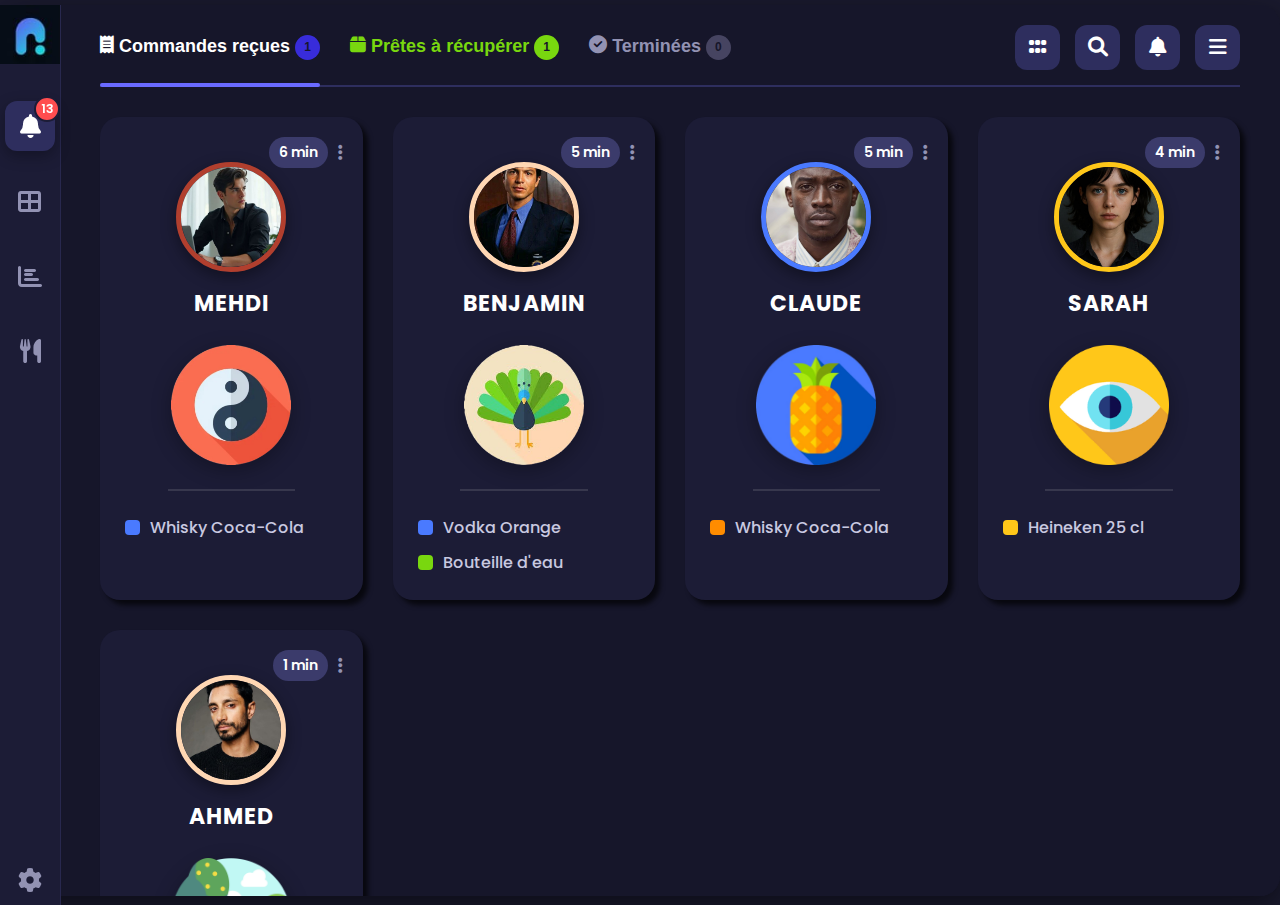
<file: 1er design/index.html>
<!DOCTYPE html>
<html lang="en">
<head>
    <meta charset="UTF-8">
    <meta name="viewport" content="width=device-width, initial-scale=1.0">
    <title>Dashboard</title>
    <link rel="stylesheet" href="styles.css">
    <link rel="stylesheet" href="https://cdnjs.cloudflare.com/ajax/libs/font-awesome/6.4.2/css/all.min.css">
    <link href="https://fonts.googleapis.com/css2?family=Poppins:wght@400;500;600;700&display=swap" rel="stylesheet">
    <link rel="stylesheet" href="https://cdnjs.cloudflare.com/ajax/libs/font-awesome/6.0.0-beta3/css/all.min.css">
</head>
<body>
    <div class="dashboard-container">
        <aside class="sidebar">
            <div class="logo">
                <img src="./img/Logoo.jpeg" alt="Logo"> </div>
            <nav class="sidebar-nav">
                <div class="nav-item active">
                    <i class="fas fa-bell"></i>
                    <span class="notification-badge">13</span>
                </div>
                <div class="nav-item"><i class="fas fa-th-large"></i></div>
                <div class="nav-item"><i class="fas fa-chart-bar"></i></div>
                <div class="nav-item"><i class="fas fa-utensils"></i></div>
            </nav>
            <div class="sidebar-footer">
                <div class="nav-item"><i class="fas fa-cog"></i></div>
            </div>
        </aside>

        <main class="main-content">
            <header class="main-header">
                <div class="tabs">
                    <button class="tab-button active"><i class="fas fa-receipt"></i> Commandes reçues <span class="badge-cmd">1</span></button>
                    <button class="tab-button ready"><i class="fas fa-box"></i> Prêtes à récupérer <span class="badge">1</span></button>
                    <button class="tab-button last"><i class="fas fa-check-circle"></i> Terminées <span class="badge-trm">0</span></button>
                </div>
                <div class="header-actions">
                    <button class="menu-button"><i class="fas fa-grip"></i></button>
                    <button class="menu-button"><i class="fas fa-search"></i></button>
                    <button class="menu-button"><i class="fas fa-bell"></i></button>
                    <button class="menu-button"><i class="fas fa-bars"></i></button>
                </div>
            </header>

            <section class="cards-container">
                <div class="card">
                    <div class="card-header">
                        <span class="time">6 min</span>
                        <div class="card-menu-icon"><i class="fas fa-ellipsis-v"></i></div>
                    </div>
                    <div class="user-info">
                        <img src="./img/mehdi.jpg" alt="mehdi" class="user-avatar-1">
                        <div class="user-name">MEHDI</div>
                    </div>
                    <div class="icon-circle yinyang-circle">
                        <img src="./img/deep-.png" alt="deep">
                    </div>
                    <hr>
                    <div class="order-details">
                        <div class="order-item">
                            <span class="color-square blue-square"></span>
                            <span>Whisky Coca-Cola</span>
                        </div>
                    </div>
                </div>


                <div class="card">
                    <div class="card-header">
                        <span class="time">5 min</span>
                        <div class="card-menu-icon"><i class="fas fa-ellipsis-v"></i></div>
                    </div>
                    <div class="user-info">
                        <img src="./img/benjamin.jpg" alt="benjamin" class="user-avatar-2">
                        <div class="user-name">BENJAMIN</div>
                    </div>
                    <div class="icon-circle peacock-circle">
                        <img src="./img/peacock-.png" alt="Peacock">
                    </div>
                    <hr>
                    <div class="order-details">
                        <div class="order-item">
                            <span class="color-square blue-square"></span>
                            <span>Vodka Orange</span>
                        </div>
                        <div class="order-item">
                            <span class="color-square green-square"></span>
                            <span>Bouteille d'eau</span>
                        </div>
                    </div>
                </div>

                <div class="card">
                    <div class="card-header">
                        <span class="time">5 min</span>
                        <div class="card-menu-icon"><i class="fas fa-ellipsis-v"></i></div>
                    </div>
                    <div class="user-info">
                        <img src="./img/claude.jpg" alt="claude" class="user-avatar-3">
                        <div class="user-name">CLAUDE</div>
                    </div>
                    <div class="icon-circle pineapple-circle">
                        <img src="./img/pineapple-.png" alt="Pineapple">
                    </div>
                    <hr>
                    <div class="order-details">
                        <div class="order-item">
                            <span class="color-square orange-square"></span>
                            <span>Whisky Coca-Cola</span>
                        </div>
                    </div>
                </div>

                

                <div class="card">
                    <div class="card-header">
                        <span class="time">4 min</span>
                        <div class="card-menu-icon"><i class="fas fa-ellipsis-v"></i></div>
                    </div>
                    <div class="user-info">
                        <img src="./img/sarah.jpg" alt="sarah" class="user-avatar-4">
                        <div class="user-name">SARAH</div>
                    </div>
                    <div class="icon-circle eye-circle">
                        <img src="./img/eye.png" alt="Eye">
                    </div>
                    <hr>
                    <div class="order-details">
                        <div class="order-item">
                            <span class="color-square yellow-square"></span>
                            <span>Heineken 25 cl</span>
                        </div>
                    </div>
                </div>

                
                <div class="card">
                    <div class="card-header">
                        <span class="time">1 min</span>
                        <div class="card-menu-icon"><i class="fas fa-ellipsis-v"></i></div>
                    </div>
                    <div class="user-info">
                        <img src="./img/ahmed.jpg" alt="ahmed" class="user-avatar-2">
                        <div class="user-name">AHMED</div>
                    </div>
                    <div class="icon-circle peacock-circle">
                        <img src="./img/nature.png" alt="Peacock">
                    </div>
                    <hr>
                    <div class="order-details">
                        <div class="order-item">
                            <span class="color-square blue-square"></span>
                            <span>Espresso</span>
                        </div>
                        <div class="order-item">
                            <span class="color-square green-square"></span>
                            <span>Bouteille d'eau</span>
                        </div>
                    </div>
                </div>

            </section>
        </main>
    </div>
</body>
</html>
</file>
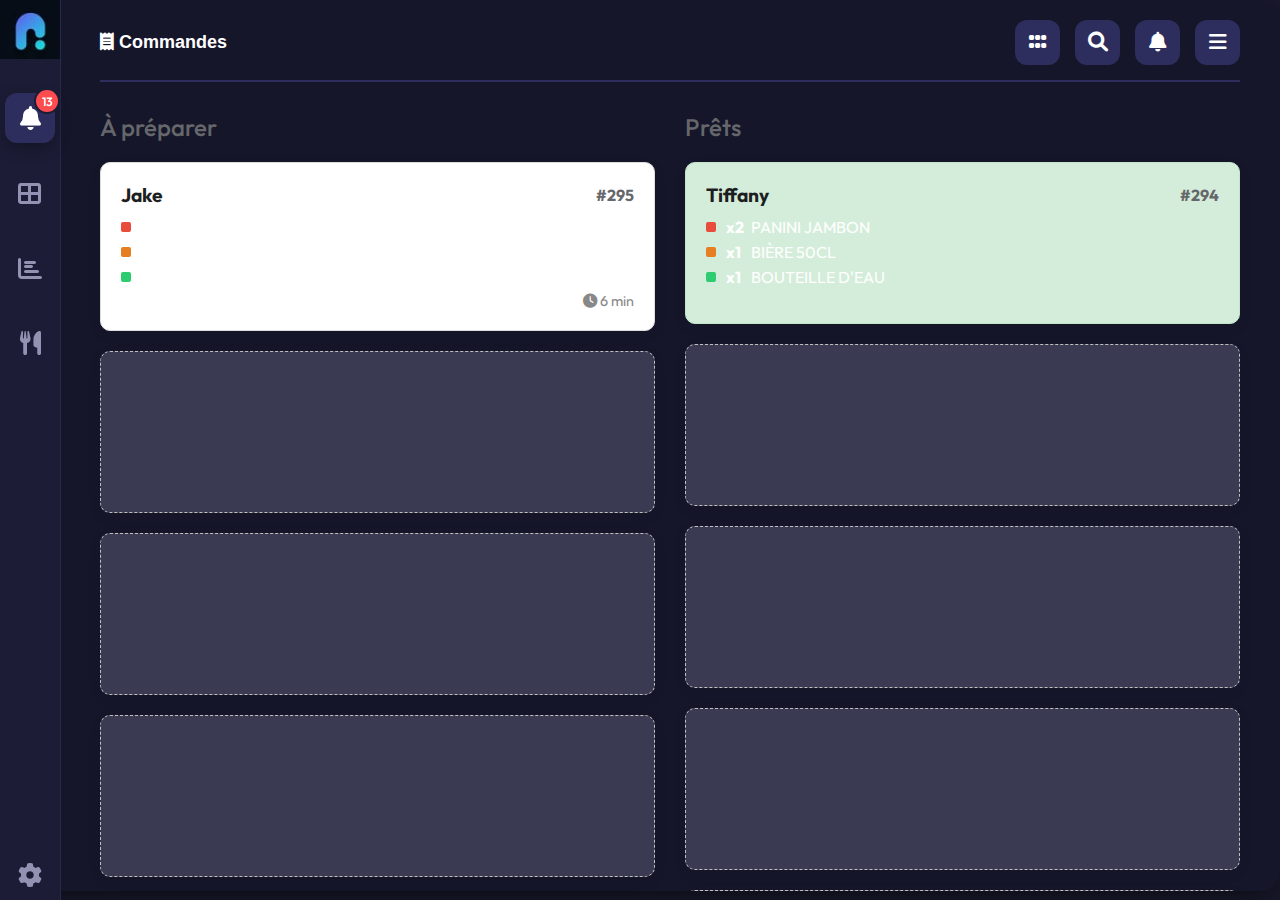
<file: 2eme design/index.html>
<!DOCTYPE html>
<html lang="en">
<head>
    <meta charset="UTF-8">
    <meta name="viewport" content="width=device-width, initial-scale=1.0">
    <title>Dashboard</title>
    <link rel="stylesheet" href="style.css">
    <link rel="preconnect" href="https://fonts.googleapis.com">
<link rel="preconnect" href="https://fonts.gstatic.com" crossorigin>
<link href="https://fonts.googleapis.com/css2?family=Bungee+Spice&family=Dancing+Script:wght@400..700&family=Freckle+Face&family=Irish+Grover&family=Mountains+of+Christmas:wght@400;700&family=Outfit:wght@100..900&family=Rubik+Iso&display=swap" rel="stylesheet">
    <link rel="stylesheet" href="https://cdnjs.cloudflare.com/ajax/libs/font-awesome/6.4.2/css/all.min.css">
    <link href="https://fonts.googleapis.com/css2?family=Poppins:wght@400;500;600;700&display=swap" rel="stylesheet">
    <link href="https://cdn.jsdelivr.net/npm/bootstrap@5.0.2/dist/css/bootstrap.min.css" rel="stylesheet"
        integrity="sha384-EVSTQN3/azprG1Anm3QDgpJLIm9Nao0Yz1ztcQTwFspd3yD65VohhpuuCOmLASjC" crossorigin="anonymous">
    <link rel="stylesheet" href="https://cdn.jsdelivr.net/npm/bootstrap-icons@1.11.3/font/bootstrap-icons.min.css">
   
    <link rel="stylesheet" href="https://cdnjs.cloudflare.com/ajax/libs/font-awesome/6.0.0-beta3/css/all.min.css">
</head>
    <div class="dashboard-container">
        <aside class="sidebar">
            <div class="logo">
                <img src="./img/Logoo.jpeg" alt="Logo"> </div>
            <nav class="sidebar-nav">
                <div class="nav-item active">
                    <i class="fas fa-bell"></i>
                    <span class="notification-badge">13</span>
                </div>
                <div class="nav-item"><i class="fas fa-th-large"></i></div>
                <div class="nav-item"><i class="fas fa-chart-bar"></i></div>
                <div class="nav-item"><i class="fas fa-utensils"></i></div>
            </nav>
            <div class="sidebar-footer">
                <div class="nav-item"><i class="fas fa-cog"></i></div>
            </div>
        </aside>

        <main class="main-content">
           <header class="main-header">
                <div class="tabs">
                    <button class="tab-button active"><i class="fas fa-receipt"></i> Commandes</button>
                </div>
                <div class="header-actions">
                    <button class="menu-button"><i class="fas fa-grip"></i></button>
                    <button class="menu-button"><i class="fas fa-search"></i></button>
                    <button class="menu-button"><i class="fas fa-bell"></i></button>
                    <button class="menu-button"><i class="fas fa-bars"></i></button>
                </div>
            </header>

            <div class="boards-container">
                <section class="board to-prepare">
                    <h2 class="text-light">À préparer</h2>
                    <div class="order-card">
                        <div class="order-header">
                            <span class="customer-name">Jake</span>
                            <span class="order-number">#295</span>
                        </div>
                        <ul class="order-items">
                            <li class="item red">
                                <span class="quantity">x1</span> PANINI DINDE
                            </li>
                            <li class="item orange">
                                <span class="quantity">x2</span> BIÈRE 50CL
                            </li>
                            <li class="item green">
                                <span class="quantity">x1</span> BOUTEILLE D'EAU
                            </li>
                        </ul>
                        <div class="order-footer">
                            <span class="time"><i class="fas fa-clock"></i> 6 min</span>
                        </div>
                    </div>
                    <div class="order-card empty-card"></div>
                    <div class="order-card empty-card"></div>
                    <div class="order-card empty-card"></div>
                    <div class="order-card empty-card"></div>
                </section>

                <section class="board ready">
                    <h2 class="text-light">Prêts</h2>
                    <div class="order-card ready-card">
                        <div class="order-header">
                            <span class="customer-name">Tiffany</span>
                            <span class="order-number">#294</span>
                        </div>
                        <ul class="order-items">
                            <li class="item red">
                                <span class="quantity">x2</span> PANINI JAMBON
                            </li>
                            <li class="item orange">
                                <span class="quantity">x1</span> BIÈRE 50CL
                            </li>
                            <li class="item green">
                                <span class="quantity">x1</span> BOUTEILLE D'EAU
                            </li>
                        </ul>
                    </div>
                    <div class="order-card empty-card"></div>
                    <div class="order-card empty-card"></div>
                    <div class="order-card empty-card"></div>
                    <div class="order-card empty-card"></div>
                </section>
            </div>
        </main>
        
        
    </div>
</body>
</html>
</file>
<file: 1er design/styles.css>
body {
    margin: 0;
    font-family: 'Poppins', sans-serif;
    background-color: #1a1a2e;
    color: #ffffff;
    display: flex;
    justify-content: center;
    align-items: center;
    height: 100vh;
    overflow: hidden;
}

.dashboard-container {
    display: flex;
    width: 100%;
    max-width: 1400px;
    height: 99%;
    background-color: #16162a; 
    border-radius: 20px;
    box-shadow: 0 10px 30px rgba(0, 0, 0, 0.5);
    overflow-y: auto;

}

.sidebar {
    width: 60px;
    background-color: #1c1c36; 
    
    display: flex;
    flex-direction: column;
    align-items: center;
    border-right: 1px solid #28284e;
    position: absolute;
    height: 100%;
}

.logo img {
    width: 60px;
    margin-bottom: 30px;
    
} 

.sidebar-nav {
    display: flex;
    flex-direction: column;
    gap: 25px;
    flex-grow: 1;
}

.nav-item {
    position: relative;
    width: 50px;
    height: 50px;
    display: flex;
    justify-content: center;
    align-items: center;
    color: #9292b3;
    font-size: 24px;
    cursor: pointer;
    transition: color 0.3s, background-color 0.3s;
    border-radius: 12px;
}

.nav-item:hover {
    color: #ffffff;
    background-color: #2e2e5e;
}

.nav-item.active {
    color: #ffffff;
    background-color: #2e2e5e;
    box-shadow: 0 5px 15px rgba(0, 0, 0, 0.3);
}

.notification-badge {
    position: absolute;
    top: -5px;
    right: -5px;
    background-color: #ff4d4f;
    color: white;
    font-size: 12px;
    font-weight: 600;
    width: 22px;
    height: 22px;
    border-radius: 50%;
    display: flex;
    justify-content: center;
    align-items: center;
    border: 2px solid #1c1c36;
}

.sidebar-footer .nav-item {
    margin-top: auto;
}

.main-content {
    flex-grow: 1;
    padding: 20px 40px;
    display: flex;
    flex-direction: column;
    gap: 30px;
    margin-left: 60px;
}

.main-header {
    display: flex;
    justify-content: space-between;
    align-items: center;
    border-bottom: 2px solid #2e2e5e;
    padding-bottom: 15px;
}

.tabs {
    display: flex;
    gap: 30px;
}

.tab-button {
    background: none;
    border: none;
    color: #9292b3;
    font-size: 18px;
    font-weight: 600;
    cursor: pointer;
    padding: 10px 0;
    position: relative;
    transition: color 0.3s;
}

.tab-button:hover {
    color: #ffffff;
}

.tab-button.active {
    color: #ffffff;
}

.tab-button.active::after {
    content: '';
    position: absolute;
    bottom: -17px;
    left: 0;
    width: 100%;
    height: 4px;
    background-color: #6a6aff;
    border-radius: 2px;
}

.tab-button.ready {
    color: #79d70f;
    align-items: center;
}

.tab-button.last {
    align-items: center;
}

.tab-button .badge {
    background-color: #79d70f;
    color: #16162a;
    font-size: 12px;
    font-weight: 700;
    width: 25px;
    height: 25px;
    border-radius: 50%;
    display: inline-flex;
    justify-content: center;
    align-items: center;
}

.tab-button .badge-cmd {
    background-color: #382cda;
    color: #16162a;
    font-size: 12px;
    font-weight: 700;
    width: 25px;
    height: 25px;
    border-radius: 50%;
    display: inline-flex;
    justify-content: center;
    align-items: center;
}

.tab-button .badge-trm {
    background-color: #464461;
    color: #16162a;
    font-size: 12px;
    font-weight: 700;
    width: 25px;
    height: 25px;
    border-radius: 50%;
    display: inline-flex;
    justify-content: center;
    align-items: center;
}



.header-actions {
    display: flex;
    gap: 15px;
}

.add-button, .menu-button {
    background-color: #2e2e5e;
    border: none;
    color: white;
    width: 45px;
    height: 45px;
    border-radius: 12px;
    font-size: 20px;
    cursor: pointer;
    transition: background-color 0.3s;
}

.add-button:hover, .menu-button:hover {
    background-color: #43438a;
}

.cards-container {
    display: grid;
    grid-template-columns: repeat(4, 1fr);
    gap: 30px;
}

.card {
    background-color: #1c1c36;
    border-radius: 20px;
    padding: 25px;
    display: flex;
    flex-direction: column;
    align-items: center;
    text-align: center;
    position: relative;
    box-shadow: 5px 5px 5px #000000a8;
}


hr {
  border: none;
  border-top: 2px solid #cccccc28;
  margin: 24px 0;
  width: 60%;
}

.card-header {
    width: 100%;
    display: flex;
    justify-content: flex-end;
    align-items: center;
    gap: 10px;
    position: absolute;
    top: 20px;
    right: 20px;
}

.time {
    background-color: #3b3b6b;
    color: #ffffff;
    font-size: 14px;
    font-weight: 600;
    padding: 5px 10px;
    border-radius: 20px;
}

.card-menu-icon {
    color: #9292b3;
    font-size: 18px;
    cursor: pointer;
}

.user-info {
    margin-top: 20px;
    margin-bottom: 25px;
    display: flex;
    flex-direction: column;
    align-items: center;
}

.user-avatar-1 {
    width: 100px;
    height: 100px;
    border-radius: 50%;
    object-fit: cover;
    border: 5px solid #b13f2e;
    margin-bottom: 15px;
    box-shadow: 0 5px 15px rgba(0, 0, 0, 0.4);
}

.user-avatar-2 {
    width: 100px;
    height: 100px;
    border-radius: 50%;
    object-fit: cover;
    border: 5px solid #ffd7b3;
    margin-bottom: 15px;
    box-shadow: 0 5px 15px rgba(0, 0, 0, 0.4);
}

.user-avatar-3{
    width: 100px;
    height: 100px;
    border-radius: 50%;
    object-fit: cover;
    border: 5px solid #4a7aff;
    margin-bottom: 15px;
    box-shadow: 0 5px 15px rgba(0, 0, 0, 0.4);
}

.user-avatar-4 {
    width: 100px;
    height: 100px;
    border-radius: 50%;
    object-fit: cover;
    border: 5px solid #ffc719;
    margin-bottom: 15px;
    box-shadow: 0 5px 15px rgba(0, 0, 0, 0.4);
}

.user-name {
    font-size: 22px;
    font-weight: 700;
    color: #ffffff;
    letter-spacing: 1px;
}

.icon-circle {
    width: 120px;
    height: 120px;
    border-radius: 50%;
    display: flex;
    justify-content: center;
    align-items: center;
    box-shadow: 0 5px 20px rgba(0, 0, 0, 0.3);
}

.icon-circle img {
    width: 100%;
    height: 100%;
    object-fit: contain;
}




.order-details {
    width: 100%;
    text-align: left;
    display: flex;
    flex-direction: column;
    gap: 10px;
}

.order-item {
    display: flex;
    align-items: center;
    gap: 10px;
    font-size: 16px;
    font-weight: 500;
    color: #c9c9e0;
}

.color-square green-square {
    background-color: #79d70f;
}
.color-square.red-square {
    background-color: #b13f2e;
}
.color-square.yellow-square {
    background-color: #ffc719;
}
.color-square.blue-square {
    background-color: #4a7aff;
}

.color-square.green-square {
    background-color: #79d70f;
}

.color-square.orange-square {
    background-color: #ff8c00;
}


.color-square {
    width: 15px;
    height: 15px;
    border-radius: 4px;
    flex-shrink: 0;
}

@media (max-width: 1200px) {
    .cards-container {
        grid-template-columns: repeat(auto-fit, minmax(250px, 1fr));
    }
    .menu-button {
        width: 30px;
        height: 30px;
        font-size: 14px;
    }
    .tab-button {
        background: none;
    border: none;
    color: #9292b3;
    font-size: 14px;
    font-weight: 600;
    cursor: pointer;
    padding: 10px 0;
    position: relative;
    transition: color 0.3s;
    }
    .tabs {
    display: flex;
    gap: 25px;
    }

}
@media (max-width: 768px) {
    .cards-container {
        grid-template-columns: repeat(2, minmax(200px, 1fr));
    }

    .sidebar {
        width: 50px;
    }

    .sidebar-nav {
        gap: 15px;
    }

    .nav-item {
        width: 40px;
        height: 40px;
        font-size: 20px;
    }

    .main-content {
        padding: 20px;
        margin-left: 50px;
    }

    
    .tabs {
        gap: 15px;
    }
    
    .header-actions {
        gap: 10px;
    }
    
    .card {
        padding: 20px;
    }
    .card-header {
        top: 15px;
        right: 15px;
    }
    .user-avatar-1, .user-avatar-2, .user-avatar-3, .user-avatar-4 {
        width: 80px;
        height: 80px;
    }
    .user-name {
        font-size: 18px;
    }
    .icon-circle {
        width: 100px;
        height: 100px;
    }
    .icon-circle img {
        width: 100%;
        height: 100%;
    }

    
    .order-item {
        font-size: 14px;
    }
    .order-details {
        gap: 5px;
    }
    .color-square {
        width: 12px;
        height: 12px;
    }
    .time {
        font-size: 12px;
        padding: 3px 6px;
    }
    .notification-badge {
        width: 20px;
        height: 20px;
        font-size: 10px;
    }

    .card-menu-icon {
        font-size: 16px;
    }

   .tab-button {
        background: none;
    border: none;
    color: #9292b3;
    font-size: 12px;
    font-weight: 600;
    cursor: pointer;
    padding: 10px 0;
    position: relative;
    transition: color 0.3s;
    }
    .dashboard-container{
        overflow-x: hidden;
        overflow-y: auto;
    }


    .logo img {
        width: 50px;
        margin-bottom: 20px;
    }

    .menu-button {
        width: 30px;
        height: 30px;
        font-size: 15px;
    }

}

@media (max-width: 480px) {
    .cards-container {
        grid-template-columns: repeat(1, minmax(100px, 1fr));
    }

    .tabs {
    display: flex;
    gap: 10px;
    }

    .sidebar {
        width: 40px;
    }

    .sidebar-nav {
        gap: 20px;
    }


    .nav-item {
        width: 30px;
        height: 30px;
        font-size: 18px;
    }

    .dashboard-container{
        overflow-x: hidden;
        overflow-y: auto;
    }

    .main-content {
        padding: 15px;
        margin-left: 40px;
    }


    .card {
        padding: 15px; 
    }



    .user-avatar-1, .user-avatar-2, .user-avatar-3, .user-avatar-4 {
        width: 70px;
        height: 70px;
    }

    .user-name {
        font-size: 16px;
    }

    .icon-circle {
        width: 80px;
        height: 80px;
    }

    .icon-circle img {
        width: 100%;
        height: 100%;
    }

    .order-item {
        font-size: 12px;
    }

    .order-details {
        gap: 3px;
    }

    .color-square {
        width: 10px;
        height: 10px;
    }

    .time {
        font-size: 10px;
        padding: 2px 4px;
    }

    .notification-badge {
        width: 18px;
        height: 18px;
        font-size: 8px;
    }

    .card-menu-icon {
        font-size: 14px;
    }

    .tab-button.ready {
        font-size: 9px;
    }

    .tab-button {
        background: none;
    border: none;
    color: #9292b3;
    font-size: 9px;
    font-weight: 600;
    cursor: pointer;
    padding: 10px 0;
    position: relative;
    transition: color 0.3s;
    }

    

    .tab-button .badge, .tab-button .badge-cmd, .tab-button .badge-trm {
        width: 8px;
        height: 8px;
        font-size: 8px;
    }

    .logo img {
        width: 40px;
        margin-bottom: 20px;
    }

     .menu-button {
        width: 18px;
        height: 18px;
        font-size: 10px;
        margin-left: auto;
    }

}

@media (max-width: 360px) {
    .cards-container {
        grid-template-columns: repeat(1, minmax(20px, 1fr));
        width: 90%;
    }
    .tab-button .badge, .tab-button .badge-cmd, .tab-button .badge-trm {
        width: 6px;
        height: 6px;
        font-size: 6px;
    }

}
</file>
<file: 2eme design/style.css>
body {
    margin: 0;
    font-family: 'Poppins', sans-serif;
    background-color:  #1a1a2e !important;
    color: #ffffff;
    /* display: flex; */
    justify-content: center;
    align-items: center;
    height: 100vh;
    overflow: hidden;
    /* overflow-y: auto; */
}
/* .empty-card */

.dashboard-container {
    display: flex;
    width: 100%;
    
  font-family: "Outfit", sans-serif;
    max-width: 1400px;
    height: 99%;
    background-color: #16162a; 
    border-radius: 20px;
    box-shadow: 0 10px 30px rgba(0, 0, 0, 0.5);
    /* overflow: hidden; */
    overflow-y: auto;

}

.sidebar {
    width: 60px;
    background-color: #1c1c36; 
    /* padding: 20px 0; */
    display: flex;
    flex-direction: column;
    align-items: center;
    border-right: 1px solid #28284e;
    position: absolute;
    height: 100%;
}

.logo img {
    width: 60px;
    margin-bottom: 30px;
    
} 


.sidebar-nav {
    display: flex;
    flex-direction: column;
    gap: 25px;
    flex-grow: 1;
}

.nav-item {
    position: relative;
    width: 50px;
    height: 50px;
    display: flex;
    justify-content: center;
    align-items: center;
    color: #9292b3;
    font-size: 24px;
    cursor: pointer;
    transition: color 0.3s, background-color 0.3s;
    border-radius: 12px;
}

.nav-item:hover {
    color: #ffffff;
    background-color: #2e2e5e;
}

.nav-item.active {
    color: #ffffff;
    background-color: #2e2e5e;
    box-shadow: 0 5px 15px rgba(0, 0, 0, 0.3);
}


.notification-badge {
    position: absolute;
    top: -5px;
    right: -5px;
    background-color: #ff4d4f;
    color: white;
    font-size: 12px;
    font-weight: 600;
    width: 22px;
    height: 22px;
    border-radius: 50%;
    display: flex;
    justify-content: center;
    align-items: center;
    border: 2px solid #1c1c36;
}

.sidebar-footer .nav-item {
    margin-top: auto;
}

.main-content {
    flex-grow: 1;
    padding: 20px 40px;
    display: flex;
    flex-direction: column;
    gap: 30px;
    margin-left: 60px;
}

.main-header {
    display: flex;
    justify-content: space-between;
    align-items: center;
    border-bottom: 2px solid #2e2e5e;
    padding-bottom: 15px;
}


.header-actions {
    display: flex;
    gap: 15px;
}

.add-button, .menu-button {
    background-color: #2e2e5e;
    border: none;
    color: white;
    width: 45px;
    height: 45px;
    border-radius: 12px;
    font-size: 20px;
    cursor: pointer;
    transition: background-color 0.3s;
}

.add-button:hover, .menu-button:hover {
    background-color: #43438a;
}



.tabs {
    display: flex;
    gap: 30px;
}

.tab-button {
    background: none;
    border: none;
    color: #9292b3;
    font-size: 18px;
    font-weight: 600;
    cursor: pointer;
    padding: 10px 0;
    position: relative;
    transition: color 0.3s;
}

.tab-button:hover {
    color: #ffffff;
}

.tab-button.active {
    color: #ffffff;
}

.main-header h1 {
    font-size: 3em;
    font-weight: 600;
    margin: 0;
    color: #1c1e21;
}

/* Boards Container */
.boards-container {
    display: flex;
    gap: 30px;
    flex-grow: 1;
}

.board {
    flex: 1; /* Each board takes equal space */
    display: flex;
    flex-direction: column;
    gap: 20px;
}

.title {
    font-size: 2em;
    font-weight: 600;
    color: #ffffff;
    margin-bottom: 20px;
}

.board h2 {
    font-size: 1.5em;
    font-weight: 500;
    color: #65676b;
    margin: 0;
}

/* Order Card */
.order-card {
    background-color: #fff;
    border-radius: 10px;
    padding: 20px;
    box-shadow: 0 4px 15px rgba(0, 0, 0, 0.05);
    border: 1px solid #ddd;
    min-height: 120px; /* Minimum height for cards */
    display: flex;
    flex-direction: column;
}

.empty-card {
    background-color: #4a4a65b3; /* Lighter background for empty cards */
    border: 1px dashed #c0c0c0;
}

.order-header {
    display: flex;
    justify-content: space-between;
    align-items: center;
    margin-bottom: 10px;
}

.customer-name {
    font-weight: bold;
    font-size: 1.2em;
    color: #1c1e21;
}

.order-number {
    font-weight: bold;
    font-size: 1em;
    color: #65676b;
}

.order-items {
    list-style: none;
    padding: 0;
    margin: 0;
    flex-grow: 1; /* Pushes the footer to the bottom */
}

.item {
    display: flex;
    align-items: center;
    font-size: 1em;
    margin-bottom: 5px;
}

/* Custom markers for list items */
.item::before {
    content: '';
    width: 10px;
    height: 10px;
    border-radius: 2px; /* Small square as marker */
    margin-right: 10px;
    flex-shrink: 0; /* Prevents shrinking */
}

.item.red::before {
    background-color: #e74c3c; /* Red color */
}

.item.orange::before {
    background-color: #e67e22; /* Orange color */
}

.item.green::before {
    background-color: #2ecc71; /* Green color */
}

.quantity {
    font-weight: bold;
    margin-right: 5px;
    min-width: 20px; /* Fixed width for quantity alignment */
}

.order-footer {
    text-align: right;
    margin-top: auto; /* Pushes the time to the bottom of the card */
    font-size: 0.9em;
    color: #888;
}

/* Specific style for the "Prêts" card */
.ready-card {
    background-color: #d4edda; /* Light green background */
    border-color: #c3e6cb;
}

.notification-badge {
    position: absolute;
    top: -5px;
    right: -5px;
    background-color: #ff4d4f;
    color: white;
    font-size: 12px;
    font-weight: 600;
    width: 22px;
    height: 22px;
    border-radius: 50%;
    display: flex;
    justify-content: center;
    align-items: center;
    border: 2px solid #1c1c36;
}

.sidebar-footer .nav-item {
    margin-top: auto;
}



@media (max-width: 1200px) {
    .cards-container {
        grid-template-columns: repeat(auto-fit, minmax(250px, 1fr));
    }
    .menu-button {
        width: 30px;
        height: 30px;
        font-size: 14px;
    }
    .tab-button {
        background: none;
    border: none;
    color: #9292b3;
    font-size: 14px;
    font-weight: 600;
    cursor: pointer;
    padding: 10px 0;
    position: relative;
    transition: color 0.3s;
    }
    .tabs {
    display: flex;
    gap: 25px;
    }

}
@media (max-width: 768px) {
    .cards-container {
        grid-template-columns: repeat(2, minmax(200px, 1fr));
    }

    .sidebar {
        width: 50px;
    }

    .sidebar-nav {
        gap: 15px;
    }

    .nav-item {
        width: 40px;
        height: 40px;
        font-size: 20px;
    }

    .main-content {
        padding: 20px;
        margin-left: 50px;
    }

    
    .tabs {
        gap: 15px;
    }
    
    .header-actions {
        gap: 10px;
    }
    /* .add-button, .menu-button {
        width: 30px;
        height: 30px;
        font-size: 18px;
    } */
    /* .card {
        padding: 20px;
    }
    .card-header {
        top: 15px;
        right: 15px;
    }
    .user-avatar-1, .user-avatar-2, .user-avatar-3, .user-avatar-4 {
        width: 80px;
        height: 80px;
    }
    .user-name {
        font-size: 18px;
    }
    .icon-circle {
        width: 100px;
        height: 100px;
    }
    .icon-circle img {
        width: 100%;
        height: 100%;
    } */

    
    .order-item {
        font-size: 14px;
    }
    .order-details {
        gap: 5px;
    }
    .color-square {
        width: 12px;
        height: 12px;
    }
    .time {
        font-size: 12px;
        padding: 3px 6px;
    }
    .notification-badge {
        width: 20px;
        height: 20px;
        font-size: 10px;
    }

    /* .card-menu-icon {
        font-size: 16px;
    } */

   .tab-button {
        background: none;
    border: none;
    color: #9292b3;
    font-size: 12px;
    font-weight: 600;
    cursor: pointer;
    padding: 10px 0;
    position: relative;
    transition: color 0.3s;
    }
    .dashboard-container{
        overflow-x: hidden;
        overflow-y: auto;
    }

    .board h2 {
        font-size: 12px;
        /* font-weight: 600;
        color: #ffffff;
        margin-bottom: 10px; */
    }

    .order-header{
        font-size: 12px;
    }

    .order-items 
    {
        font-size: 12px ;
    }


    /* .tab-button .badge, .tab-button .badge-cmd, .tab-button .badge-trm {
        width: 20px;
        height: 20px;
        font-size: 10px;
    } */
     /*adjust width of the logo in the sidebar*/
    .logo img {
        width: 50px;
        margin-bottom: 20px;
    }

    .menu-button {
        width: 30px;
        height: 30px;
        font-size: 15px;
    }

}

@media (max-width: 480px) {
    .cards-container {
        grid-template-columns: repeat(1, minmax(100px, 1fr));
    }

    .tabs {
    display: flex;
    gap: 10px;
    }

    .sidebar {
        width: 40px;
    }

    .sidebar-nav {
        gap: 20px;
    }


    .nav-item {
        width: 30px;
        height: 30px;
        font-size: 18px;
    }

    .order-items
    {
        font-size: 9px ;
    }

    .dashboard-container{
        overflow-x: hidden;
        overflow-y: auto;
    }

    .main-content {
        padding: 15px;
        margin-left: 40px;
    }

    /* .main-header {
        padding-bottom: 5px;
    } */

    /* .tabs {
        gap: 10px;
    } */

    /* .header-actions {
        gap: 5px;
    } */

    /* .add-button, .menu-button {
        width: 10px;
        height: 10px;
        font-size: 9px;
    } */
/* 
    .card {
        padding: 15px; */
        /* border: 1px solid #eee;
        border-radius: 5px;
        box-shadow: 0 2px 5px rgba(0, 0, 0, 0.1);
        background: #fff; */
        /* width: ; */
    /* } */

    /* .card-header {
        top: 10px;
        right: 10px;
    } */
/* 
    .user-avatar-1, .user-avatar-2, .user-avatar-3, .user-avatar-4 {
        width: 70px;
        height: 70px;
    }

    .user-name {
        font-size: 16px;
    }

    .icon-circle {
        width: 80px;
        height: 80px;
    }

    .icon-circle img {
        width: 100%;
        height: 100%;
    } */

    .order-item {
        font-size: 12px;
    }

    .order-details {
        gap: 3px;
    }

    .color-square {
        width: 10px;
        height: 10px;
    }

    .time {
        font-size: 10px;
        padding: 2px 4px;
    }

    .order-items .order-header
    {
        font-size: 7px ;
    }

    .notification-badge {
        width: 18px;
        height: 18px;
        font-size: 8px;
    }

    /* .card-menu-icon {
        font-size: 14px;
    } */

    .tab-button.ready {
        font-size: 9px;
    }

    .tab-button {
        background: none;
    border: none;
    color: #9292b3;
    font-size: 9px;
    font-weight: 600;
    cursor: pointer;
    padding: 10px 0;
    position: relative;
    transition: color 0.3s;
    }

    

    .tab-button .badge, .tab-button .badge-cmd, .tab-button .badge-trm {
        width: 8px;
        height: 8px;
        font-size: 8px;
    }

    .logo img {
        width: 40px;
        margin-bottom: 20px;
    }

     .menu-button {
        width: 18px;
        height: 18px;
        font-size: 10px;
        margin-left: auto;
    }

}

/* Add any additional styles here */
@media (max-width: 360px) {
    .cards-container {
        grid-template-columns: repeat(1, minmax(20px, 1fr));
        width: 90%;
    }
    .tab-button .badge, .tab-button .badge-cmd, .tab-button .badge-trm {
        width: 6px;
        height: 6px;
        font-size: 6px;
    }

    /* .logo img {
        width: 30px;
        margin-bottom: 20px;
    } */
}

/* .main-footer {
    display: flex;
    justify-content: center;
    align-items: center;
    padding: 20px;
    height: 200px;

    background-color: #16162a; 
    border-top: 1px solid #28284e;
} */
</file>
